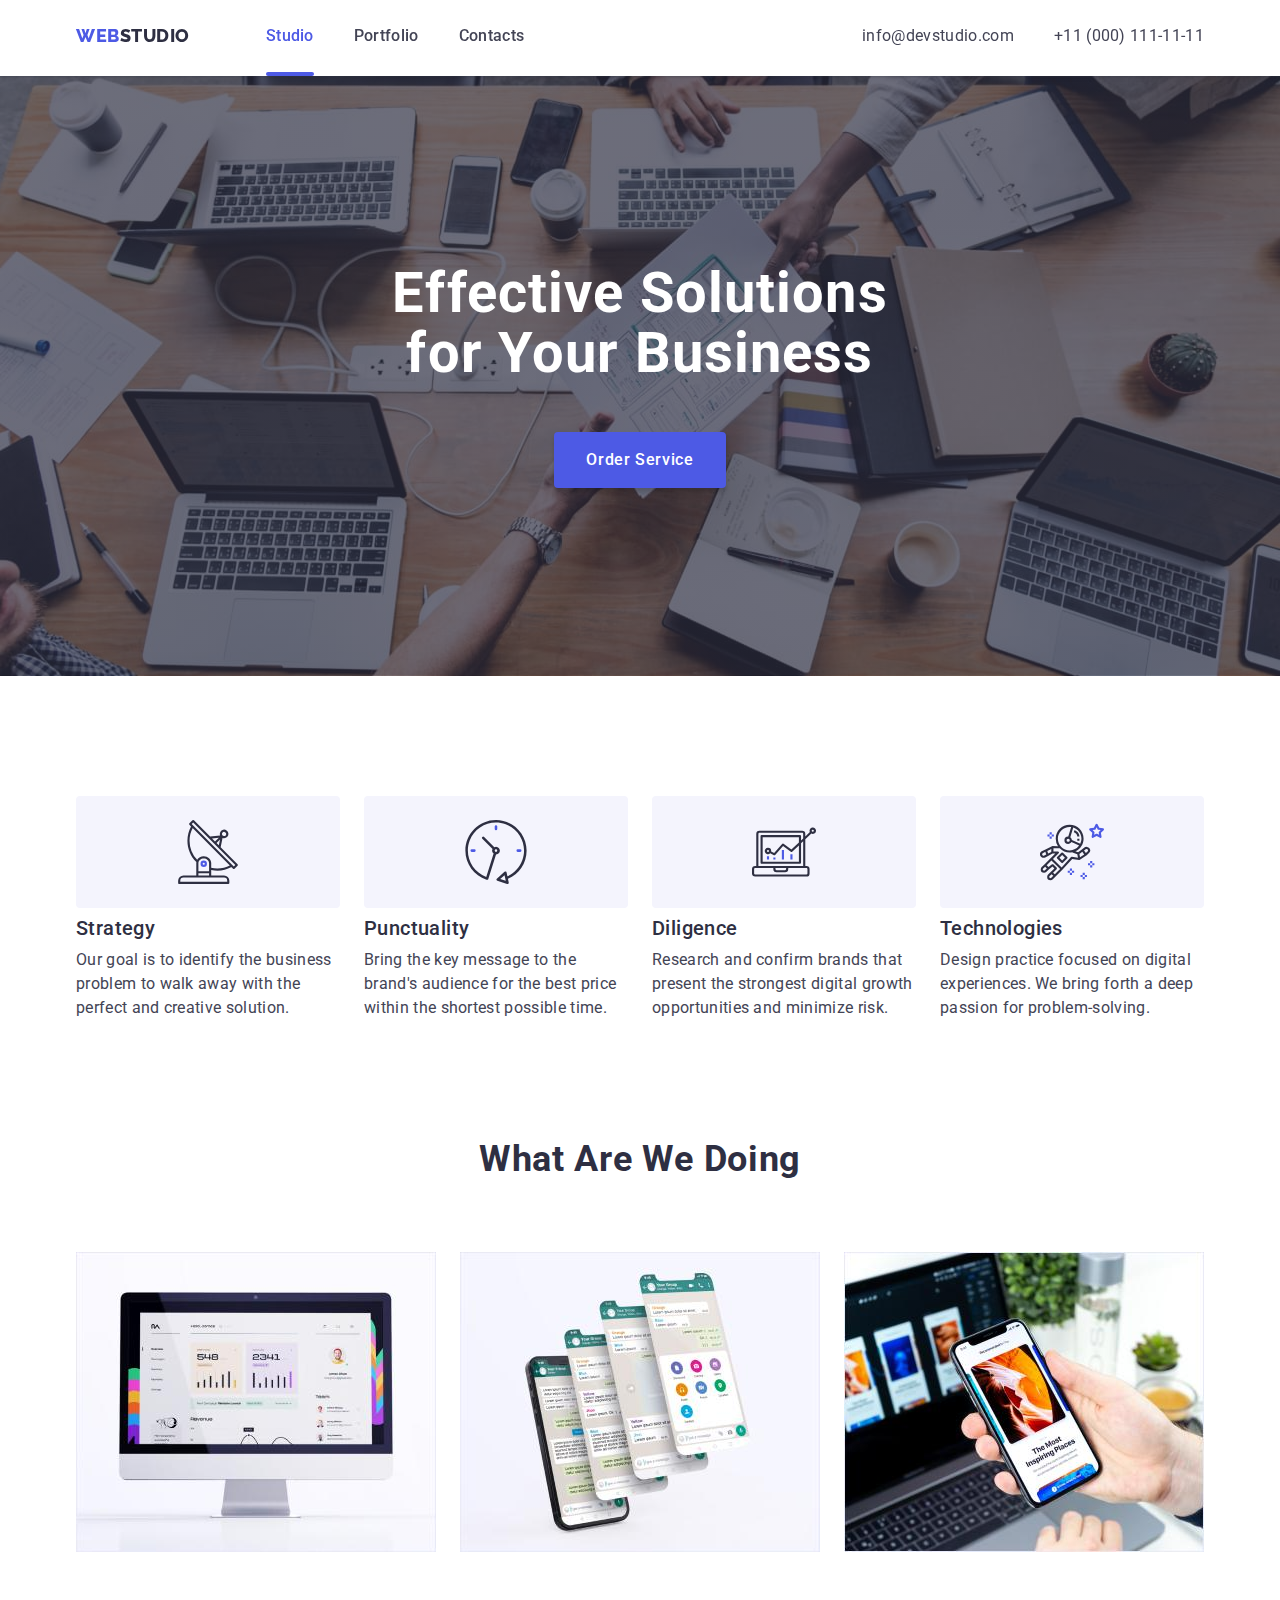
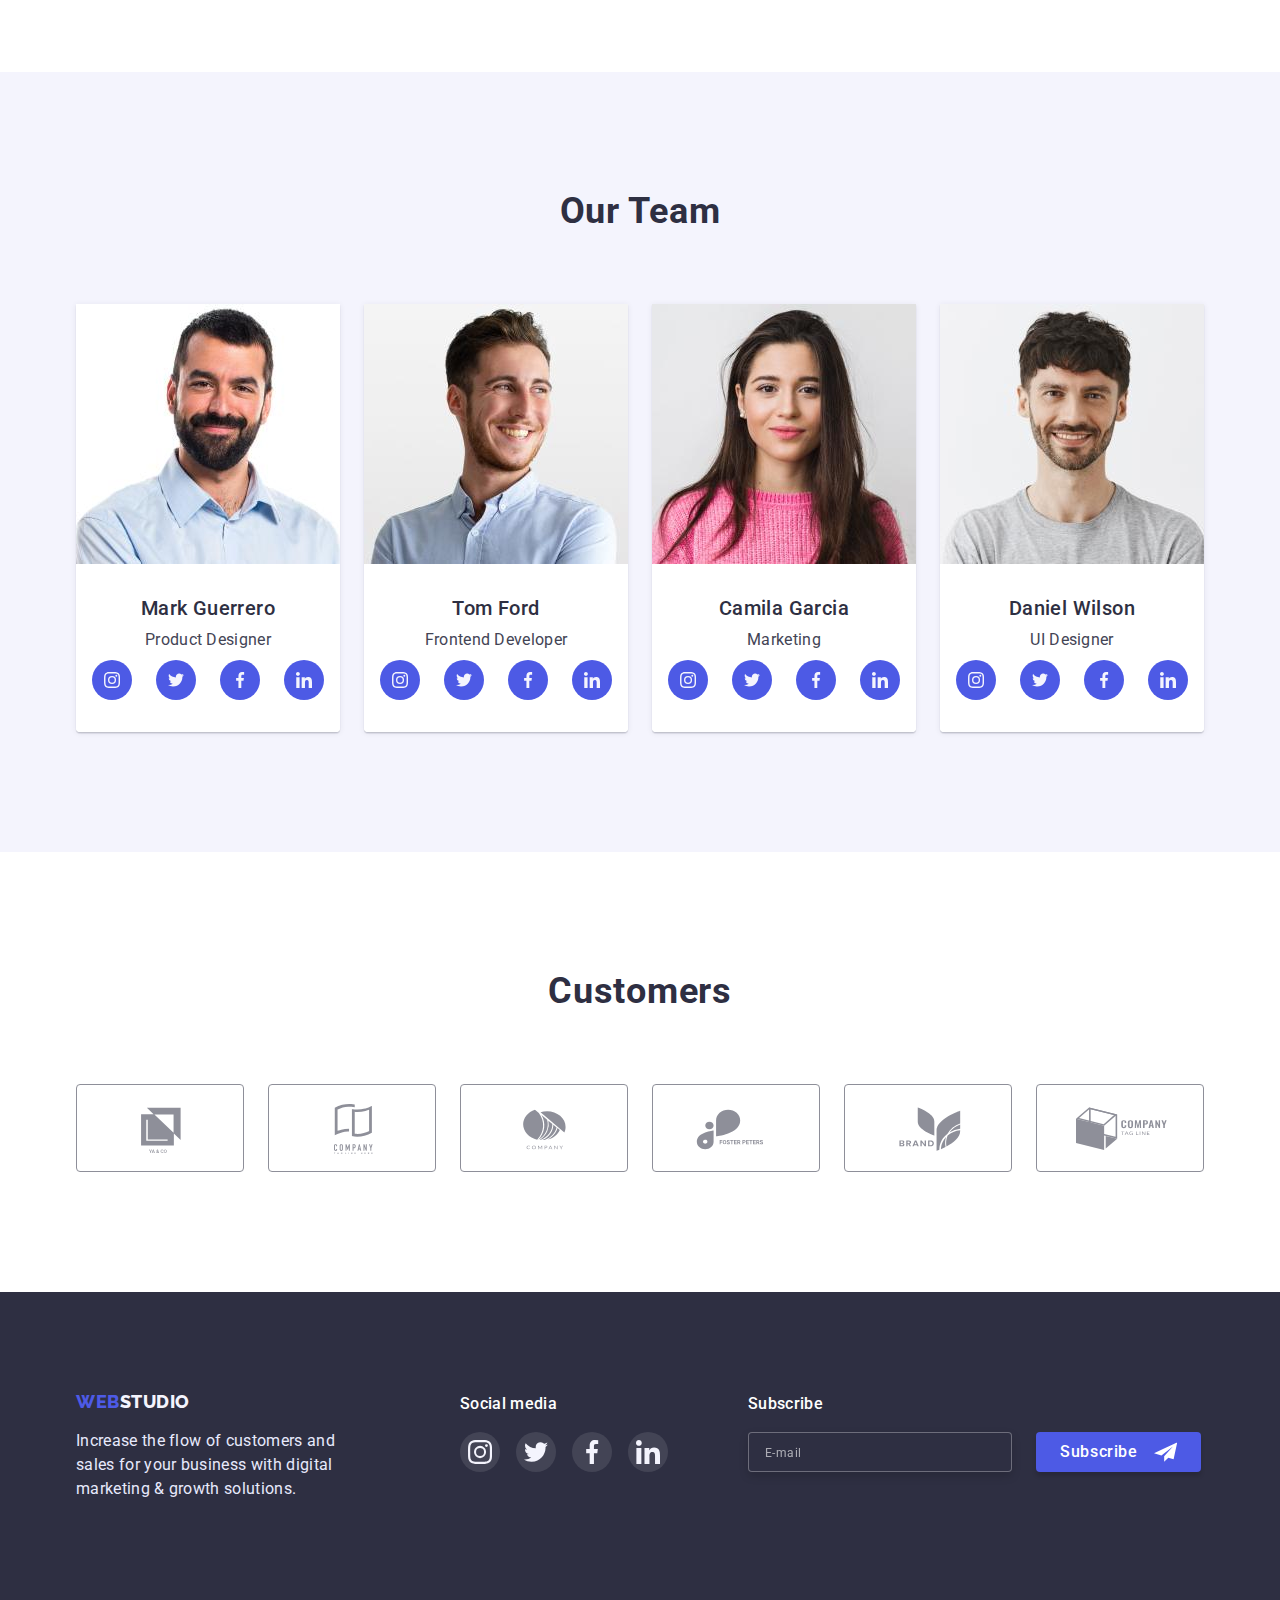
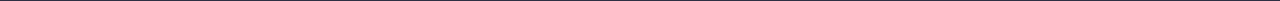
<file: index.html>
<!DOCTYPE html>
<html lang="en">
  <head>
    <meta charset="UTF-8" />
    <meta name="viewport" content="width=device-width, initial-scale=1.0" />
    <title>Web Studio</title>
    <link rel="preconnect" href="https://fonts.googleapis.com" />
    <link rel="preconnect" href="https://fonts.gstatic.com" crossorigin />
    <link
      href="https://fonts.googleapis.com/css2?family=Raleway:wght@700;800&family=Roboto:wght@400;500;700;900&display=swap"
      rel="stylesheet"
    />
    <link
      href="https://cdnjs.cloudflare.com/ajax/libs/modern-normalize/1.1.0/modern-normalize.min.css"
      rel="stylesheet"
    />
    <link href="./css/styles.css" rel="stylesheet" type="text/css" />
  </head>
  <body>
    <header class="page-header">
      <div class="container">
        <nav class="main-nav">
          <a class="logo link" href="./index.html"> <span>Web</span>Studio </a>
          <div
            class="menu-container js-menu-container"
            id="mobile-menu"
            data-menu
          >
            <ul class="list site-nav">
              <li class="item">
                <a class="link" href="./index.html">Studio</a>
              </li>
              <li class="item">
                <a class="link" href="./portfolio.html">Portfolio</a>
              </li>
              <li class="item">
                <a class="link active" href="">Contacts</a>
              </li>
            </ul>
            <ul class="list contacts-nav">
              <li class="item">
                <a class="link" href="tel:+110001111111">+11 (000) 111-11-11</a>
              </li>
              <li class="item">
                <a class="links" href="mailto:info@devstudio.com"
                  >info@devstudio.com</a
                >
              </li>
              <li class="social-nav">
                <ul class="list social-container">
                  <li class="item">
                    <a href="#" class="icon-footer">
                      <svg class="icon">
                        <use href="./images/icons.svg#icon-instagram-2"></use>
                      </svg>
                    </a>
                  </li>
                  <li class="item">
                    <a href="#" class="icon-footer">
                      <svg class="icon">
                        <use href="./images/icons.svg#icon-twitter-1"></use>
                      </svg>
                    </a>
                  </li>
                  <li class="item">
                    <a href="#" class="icon-footer">
                      <svg class="icon">
                        <use href="./images/icons.svg#icon-facebook-1"></use>
                      </svg>
                    </a>
                  </li>
                  <li class="item">
                    <a href="#" class="icon-footer">
                      <svg class="icon">
                        <use href="./images/icons.svg#icon-linkedin-1"></use>
                      </svg>
                    </a>
                  </li>
                </ul>
              </li>
              <li>
                <button class="menu-toggle close-button js-close-menu">
                  <svg width="8" height="8" class="close-icon">
                    <use href="./images/icons.svg#icon-close-black"></use>
                  </svg>
                </button>
              </li>
            </ul>
          </div>
          <button
            class="menu-toggle js-open-menu btn-burger"
            aria-expanded="false"
            aria-controls="mobile-menu"
          >
            <svg width="32" height="22" class="icon-menu">
              <use href="./images/icons.svg#icon-Frame-converted-1"></use>
            </svg>
          </button>
          <ul class="list nav-list">
            <li class="item">
              <a class="link active" href="./index.html">Studio</a>
            </li>
            <li class="item">
              <a class="link" href="./portfolio.html">Portfolio</a>
            </li>
            <li class="item">
              <a class="link" href="">Contacts</a>
            </li>
          </ul>
        </nav>
        <ul class="list contacts">
          <li class="item">
            <a class="link" href="mailto:info@devstudio.com"
              >info@devstudio.com</a
            >
          </li>
          <li class="item">
            <a class="link" href="tel:+110001111111">+11 (000) 111-11-11</a>
          </li>
        </ul>
      </div>
    </header>
    <main class="page-main">
      <section class="hero section">
        <h1 class="title">
          Effective Solutions <br />
          for Your Business
        </h1>
        <button data-modal-open class="button primary" type="button">
          Order Service
        </button>
        <div class="backdrop is-hidden" data-modal>
          <div class="modal">
            <button class="close-button" type="button" data-modal-close>
              <svg class="close-icon">
                <use href="./images/icons.svg#icon-close-black"></use>
              </svg>
            </button>
            <form class="form">
              <p class="form-title">
                Leave your contacts and we will call you back
              </p>
              <label class="form-field">
                <span class="form-label">Name</span>
                <input
                  type="text"
                  class="form-input"
                  name="name"
                  placeholder=" "
                />
                <svg class="icon">
                  <use href="./images/icons.svg#icon-person-black"></use>
                </svg>
              </label>
              <label class="form-field">
                <span class="form-label">Phone</span>
                <input
                  type="tel"
                  class="form-input"
                  name="tel"
                  placeholder=" "
                />
                <svg class="icon">
                  <use href="./images/icons.svg#icon-phone-black"></use>
                </svg>
              </label>
              <label class="form-field">
                <span class="form-label">Email</span>
                <input
                  type="email"
                  class="form-input"
                  name="mail"
                  placeholder=" "
                />
                <svg class="icon">
                  <use href="./images/icons.svg#icon-email-black"></use>
                </svg>
              </label>
              <label class="form-comment">
                <span class="form-label">Comment</span>
                <textarea
                  class="comment"
                  name="comment"
                  placeholder="Text input"
                ></textarea>
              </label>
              <label class="field">
                <input
                  class="checkbox"
                  type="checkbox"
                  name="topic"
                  value="confirm"
                />
                <svg class="svg-click">
                  <use href="./images/icons.svg#icon-Propertyclick"></use>
                </svg>
                <span class="label"
                  >I accept the terms and conditions of the
                  <a href="#" class="privacy-policy">Privacy Policy</a></span
                >
              </label>
              <button class="button primary" type="submit">Send</button>
            </form>
          </div>
        </div>
      </section>
      <section class="section">
        <div class="container">
          <ul class="feature list">
            <li class="item item-info">
              <div class="feature-image">
                <svg class="feature-icon">
                  <use href="./images/icons.svg#icon-antenna-1-1"></use>
                </svg>
              </div>
              <div class="feature-body">
                <h3 class="feature-subject">Strategy</h3>
                <p class="feature-text">
                  Our goal is to identify the business problem to walk away with
                  the perfect and creative solution.
                </p>
              </div>
            </li>
            <li class="item item-info">
              <div class="feature-image">
                <svg class="feature-icon">
                  <use href="./images/icons.svg#icon-clock-1"></use>
                </svg>
              </div>
              <div class="feature-body">
                <h3 class="feature-subject">Punctuality</h3>
                <p class="feature-text">
                  Bring the key message to the brand's audience for the best
                  price within the shortest possible time.
                </p>
              </div>
            </li>
            <li class="item item-info">
              <div class="feature-image">
                <svg class="feature-icon">
                  <use href="./images/icons.svg#icon-diagram-1"></use>
                </svg>
              </div>
              <div class="feature-body">
                <h3 class="feature-subject">Diligence</h3>
                <p class="feature-text">
                  Research and confirm brands that present the strongest digital
                  growth opportunities and minimize risk.
                </p>
              </div>
            </li>
            <li class="item item-info">
              <div class="feature-image">
                <svg class="feature-icon">
                  <use href="./images/icons.svg#icon-astronaut-1"></use>
                </svg>
              </div>
              <div class="feature-body">
                <h3 class="feature-subject">Technologies</h3>
                <p class="feature-text">
                  Design practice focused on digital experiences. We bring forth
                  a deep passion for problem-solving.
                </p>
              </div>
            </li>
          </ul>
        </div>
      </section>
      <section class="what-we-do section">
        <div class="container">
          <h2 class="subject">What Are We Doing</h2>
          <ul class="feature-list list">
            <li class="item">
              <img
                class="image"
                srcset="./images/screen.jpg 1x, ./images/screen-2x.jpg 2x"
                src="./images/screen.jpg"
                alt="screen"
                height="300"
                width="360"
              />
            </li>
            <li class="item">
              <img
                srcset="./images/phone.jpg 1x, ./images/phone-2x.jpg 2x"
                class="image"
                src="./images/phone.jpg"
                alt="phonpe"
                height="300"
                width="360"
              />
            </li>
            <li class="item">
              <img
                srcset="
                  ./images/screenphone.jpg    1x,
                  ./images/screenphone-2x.jpg 2x
                "
                class="image"
                src="./images/screenphone.jpg"
                alt="screen&phone"
                height="300"
                width="360"
              />
            </li>
          </ul>
        </div>
      </section>
      <section class="section section-light">
        <div class="container">
          <h2 class="subject">Our Team</h2>
          <ul class="features list">
            <li class="item our-team-cards">
              <img
                class="image"
                srcset="./images/Guerrero.jpg 1x, ./images/Guerrero-2x.jpg 2x"
                src="./images/Guerrero.jpg"
                alt="Mark Guerrero - Product Designer"
                height="260"
                width="264"
              />
              <div class="feature-description center">
                <h3 class="subtitle">Mark Guerrero</h3>
                <p class="our-team-position">Product Designer</p>
                <ul class="list social-container">
                  <li class="item">
                    <a href="#" class="icon-team">
                      <svg class="icon">
                        <use href="./images/icons.svg#icon-instagram-2"></use>
                      </svg>
                    </a>
                  </li>
                  <li class="item">
                    <a href="#" class="icon-team">
                      <svg class="icon">
                        <use href="./images/icons.svg#icon-twitter-1"></use>
                      </svg>
                    </a>
                  </li>
                  <li class="item">
                    <a href="#" class="icon-team">
                      <svg class="icon">
                        <use href="./images/icons.svg#icon-facebook-1"></use>
                      </svg>
                    </a>
                  </li>
                  <li class="item">
                    <a href="#" class="icon-team">
                      <svg class="icon">
                        <use href="./images/icons.svg#icon-linkedin-1"></use>
                      </svg>
                    </a>
                  </li>
                </ul>
              </div>
            </li>
            <li class="item our-team-cards">
              <img
                class="image"
                srcset="./images/Ford.jpg 1x, ./images/Ford-2x.jpg 2x"
                src="./images/Ford.jpg"
                alt="Tom Ford - Frontend Developer"
                height="260"
                width="264"
              />
              <div class="feature-description center">
                <h3 class="subtitle">Tom Ford</h3>
                <p class="our-team-position">Frontend Developer</p>
                <ul class="list social-container">
                  <li class="item">
                    <a href="#" class="icon-team">
                      <svg class="icon">
                        <use href="./images/icons.svg#icon-instagram-2"></use>
                      </svg>
                    </a>
                  </li>
                  <li class="item">
                    <a href="#" class="icon-team">
                      <svg class="icon">
                        <use href="./images/icons.svg#icon-twitter-1"></use>
                      </svg>
                    </a>
                  </li>
                  <li class="item">
                    <a href="#" class="icon-team">
                      <svg class="icon">
                        <use href="./images/icons.svg#icon-facebook-1"></use>
                      </svg>
                    </a>
                  </li>
                  <li class="item">
                    <a href="#" class="icon-team">
                      <svg class="icon">
                        <use href="./images/icons.svg#icon-linkedin-1"></use>
                      </svg>
                    </a>
                  </li>
                </ul>
              </div>
            </li>
            <li class="item our-team-cards">
              <img
                srcset="./images/Garcia.jpg 1x, ./images/Garcia-2x.jpg 2x"
                class="image"
                src="./images/Garcia.jpg"
                alt="Camila Garcia - Marketing"
                height="260"
                width="264"
              />
              <div class="feature-description center">
                <h3 class="subtitle">Camila Garcia</h3>
                <p class="our-team-position">Marketing</p>
                <ul class="list social-container">
                  <li class="item">
                    <a href="#" class="icon-team">
                      <svg class="icon">
                        <use href="./images/icons.svg#icon-instagram-2"></use>
                      </svg>
                    </a>
                  </li>
                  <li class="item">
                    <a href="#" class="icon-team">
                      <svg class="icon">
                        <use href="./images/icons.svg#icon-twitter-1"></use>
                      </svg>
                    </a>
                  </li>
                  <li class="item">
                    <a href="#" class="icon-team">
                      <svg class="icon">
                        <use href="./images/icons.svg#icon-facebook-1"></use>
                      </svg>
                    </a>
                  </li>
                  <li class="item">
                    <a href="#" class="icon-team">
                      <svg class="icon">
                        <use href="./images/icons.svg#icon-linkedin-1"></use>
                      </svg>
                    </a>
                  </li>
                </ul>
              </div>
            </li>
            <li class="item our-team-cards">
              <img
                srcset="./images/Wilson.jpg 1x, ./images/Wilson-2x.jpg 2x"
                class="image"
                src="./images/Wilson.jpg"
                alt="Daniel Wilson - UI Designer"
                height="260"
                width="264"
              />
              <div class="feature-description center">
                <h3 class="subtitle">Daniel Wilson</h3>
                <p class="our-team-position">UI Designer</p>
                <ul class="list social-container">
                  <li class="item">
                    <a href="#" class="icon-team">
                      <svg class="icon">
                        <use href="./images/icons.svg#icon-instagram-2"></use>
                      </svg>
                    </a>
                  </li>
                  <li class="item">
                    <a href="#" class="icon-team">
                      <svg class="icon">
                        <use href="./images/icons.svg#icon-twitter-1"></use>
                      </svg>
                    </a>
                  </li>
                  <li class="item">
                    <a href="#" class="icon-team">
                      <svg class="icon">
                        <use href="./images/icons.svg#icon-facebook-1"></use>
                      </svg>
                    </a>
                  </li>
                  <li class="item">
                    <a href="#" class="icon-team">
                      <svg class="icon">
                        <use href="./images/icons.svg#icon-linkedin-1"></use>
                      </svg>
                    </a>
                  </li>
                </ul>
              </div>
            </li>
          </ul>
        </div>
      </section>
      <section class="section">
        <div class="container">
          <h2 class="subject">Customers</h2>
          <ul class="list feature-list">
            <li class="item">
              <a href="#" class="link">
                <svg class="icon-customers">
                  <use href="./images/icons.svg#icon-Logo"></use>
                </svg>
              </a>
            </li>
            <li class="item">
              <a href="#" class="link">
                <svg class="icon-customers">
                  <use href="./images/icons.svg#icon-Logo-1"></use>
                </svg>
              </a>
            </li>
            <li class="item">
              <a href="#" class="link">
                <svg class="icon-customers">
                  <use href="./images/icons.svg#icon-Logo-2"></use>
                </svg>
              </a>
            </li>
            <li class="item">
              <a href="#" class="link">
                <svg class="icon-customers">
                  <use href="./images/icons.svg#icon-Logo-3"></use>
                </svg>
              </a>
            </li>
            <li class="item">
              <a href="#" class="link">
                <svg class="icon-customers">
                  <use href="./images/icons.svg#icon-Logo-4"></use>
                </svg>
              </a>
            </li>
            <li class="item">
              <a href="#" class="link">
                <svg class="icon-customers">
                  <use href="./images/icons.svg#icon-Logo-5"></use>
                </svg>
              </a>
            </li>
          </ul>
        </div>
      </section>
    </main>
    <footer>
      <div class="container footer-flex">
        <div class="footer-text">
          <a class="link logo" href="./index.html"> <span>Web</span>Studio </a>
          <p class="left-paragraph">
            Increase the flow of customers and sales for your business with
            digital marketing & growth solutions.
          </p>
        </div>
        <div class="social-footer">
          <p class="right-paragraph">Social media</p>
          <ul class="list social-container">
            <li class="item">
              <a href="#" class="icon-footer">
                <svg class="icon">
                  <use href="./images/icons.svg#icon-instagram-2"></use>
                </svg>
              </a>
            </li>
            <li class="item">
              <a href="#" class="icon-footer">
                <svg class="icon">
                  <use href="./images/icons.svg#icon-twitter-1"></use>
                </svg>
              </a>
            </li>
            <li class="item">
              <a href="#" class="icon-footer">
                <svg class="icon">
                  <use href="./images/icons.svg#icon-facebook-1"></use>
                </svg>
              </a>
            </li>
            <li class="item">
              <a href="#" class="icon-footer">
                <svg class="icon">
                  <use href="./images/icons.svg#icon-linkedin-1"></use>
                </svg>
              </a>
            </li>
          </ul>
        </div>
        <form class="subform">
          <p class="subform-label">Subscribe</p>
          <label class="subform-field subform-flex">
            <input
              type="email"
              class="subform-input"
              name="mail"
              placeholder="E-mail"
            />
            <button class="button subprimary" type="submit">
              Subscribe
              <svg class="subform-svg">
                <use href="./images/icons.svg#icon-Frame"></use>
              </svg>
            </button>
          </label>
        </form>
      </div>
    </footer>
    <script src="./js/modal.js"></script>
    <script src="./js/mobile-menu.js"></script>
  </body>
</html>
</file>
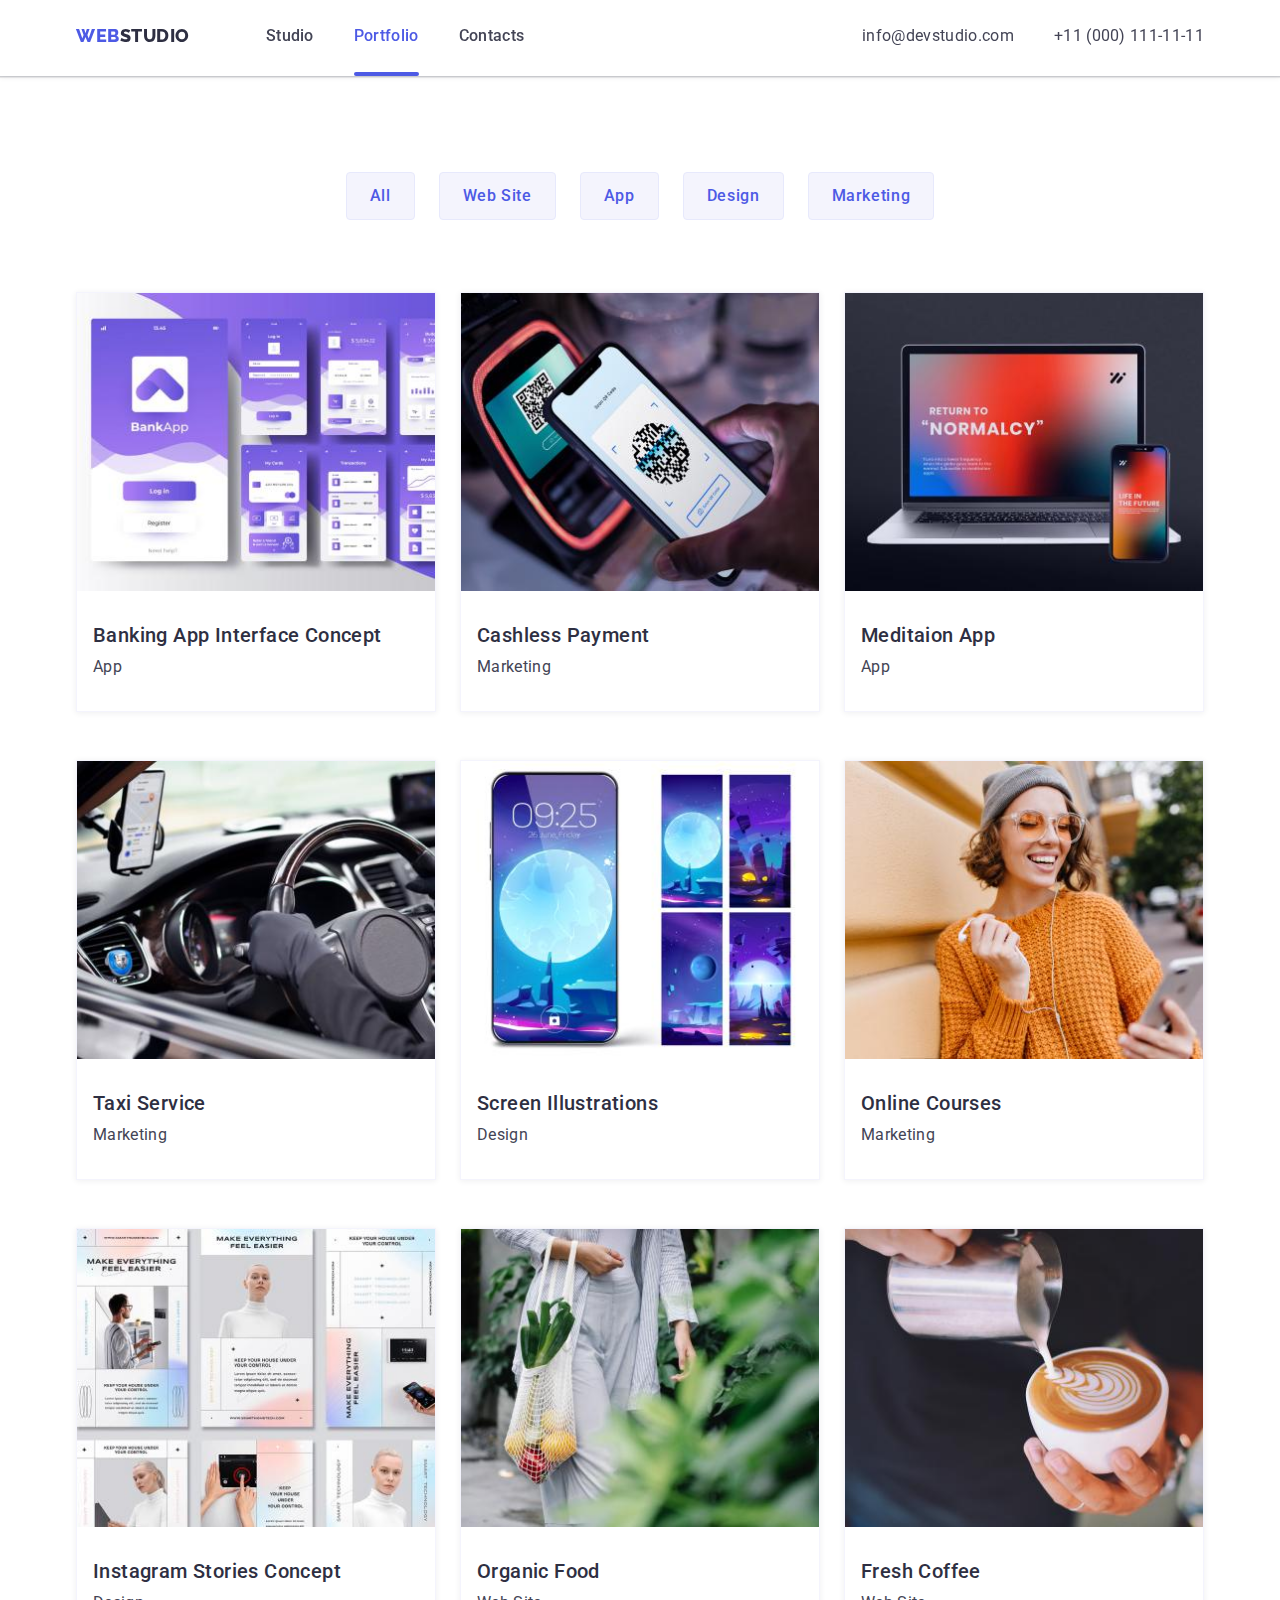
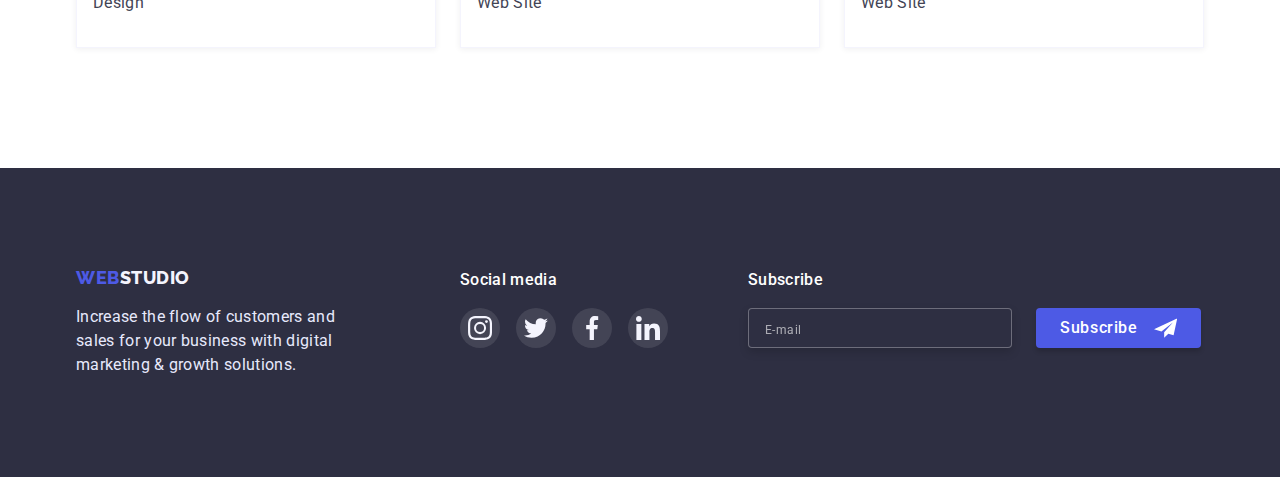
<file: portfolio.html>
<!DOCTYPE html>
<html lang="en">
  <head>
    <meta charset="UTF-8" />
    <meta name="viewport" content="width=device-width, initial-scale=1.0" />
    <title>Web Studio - Portfolio</title>
    <link rel="preconnect" href="https://fonts.googleapis.com" />
    <link rel="preconnect" href="https://fonts.gstatic.com" crossorigin />
    <link
      href="https://fonts.googleapis.com/css2?family=Raleway:wght@700;800&family=Roboto:wght@400;500;700;900&display=swap"
      rel="stylesheet"
    />
    <link
      href="https://cdnjs.cloudflare.com/ajax/libs/modern-normalize/1.1.0/modern-normalize.min.css"
      rel="stylesheet"
    />
    <link href="./css/styles.css" rel="stylesheet" type="text/css" />
  </head>
  <body>
    <header class="page-header">
      <div class="container">
        <nav class="main-nav">
          <a class="logo link" href="./index.html"> <span>Web</span>Studio </a>
          <div
            class="menu-container js-menu-container"
            id="mobile-menu"
            data-menu
          >
            <ul class="list site-nav">
              <li class="item">
                <a class="link" href="./index.html">Studio</a>
              </li>
              <li class="item">
                <a class="link" href="./portfolio.html">Portfolio</a>
              </li>
              <li class="item">
                <a class="link active" href="">Contacts</a>
              </li>
            </ul>
            <ul class="list contacts-nav">
              <li class="item">
                <a class="link" href="tel:+110001111111">+11 (000) 111-11-11</a>
              </li>
              <li class="item">
                <a class="links" href="mailto:info@devstudio.com"
                  >info@devstudio.com</a
                >
              </li>
              <li class="social-nav">
                <ul class="list social-container">
                  <li class="item">
                    <a href="#" class="icon-footer">
                      <svg class="icon">
                        <use href="./images/icons.svg#icon-instagram-2"></use>
                      </svg>
                    </a>
                  </li>
                  <li class="item">
                    <a href="#" class="icon-footer">
                      <svg class="icon">
                        <use href="./images/icons.svg#icon-twitter-1"></use>
                      </svg>
                    </a>
                  </li>
                  <li class="item">
                    <a href="#" class="icon-footer">
                      <svg class="icon">
                        <use href="./images/icons.svg#icon-facebook-1"></use>
                      </svg>
                    </a>
                  </li>
                  <li class="item">
                    <a href="#" class="icon-footer">
                      <svg class="icon">
                        <use href="./images/icons.svg#icon-linkedin-1"></use>
                      </svg>
                    </a>
                  </li>
                </ul>
              </li>
              <li>
                <button class="menu-toggle js-close-menu">
                  <svg width="8" height="8" class="close-icon">
                    <use href="./images/icons.svg#icon-close-black"></use>
                  </svg>
                </button>
              </li>
            </ul>
          </div>
          <button
            class="menu-toggle js-open-menu btn-burger"
            aria-expanded="false"
            aria-controls="mobile-menu"
          >
            <svg width="32" height="22" class="icon-menu">
              <use href="./images/icons.svg#icon-Frame-converted-1"></use>
            </svg>
          </button>
          <ul class="list nav-list">
            <li class="item">
              <a class="link" href="./index.html">Studio</a>
            </li>
            <li class="item">
              <a class="link active" href="./portfolio.html">Portfolio</a>
            </li>
            <li class="item">
              <a class="link" href="">Contacts</a>
            </li>
          </ul>
        </nav>
        <ul class="list contacts">
          <li class="item">
            <a class="link" href="mailto:info@devstudio.com"
              >info@devstudio.com</a
            >
          </li>
          <li class="item">
            <a class="link" href="tel:+110001111111">+11 (000) 111-11-11</a>
          </li>
        </ul>
      </div>
    </header>
    <main class="page-main">
      <section class="portfolio-section">
        <div class="container">
          <h1 class="hidden">Portfolio</h1>
          <h2 class="hidden">List of projects</h2>
          <ul class="filter-list list">
            <li class="item">
              <button class="button secondary" type="button">All</button>
            </li>
            <li class="item">
              <button class="button secondary" type="button">Web Site</button>
            </li>
            <li class="item">
              <button class="button secondary" type="button">App</button>
            </li>
            <li class="item">
              <button class="button secondary" type="button">Design</button>
            </li>
            <li class="item">
              <button class="button secondary" type="button">Marketing</button>
            </li>
          </ul>
          <ul class="flex-container list">
            <li class="item">
              <a class="link product" href="#">
                <div class="product-thumb">
                  <img
                    srcset="
                      ./images/interface.jpg    1x,
                      ./images/interface-2x.jpg 2x
                    "
                    class="image"
                    src="./images/interface.jpg"
                    alt="screen"
                  />
                  <div class="product-overlay">
                    <p>
                      14 Stylish and User-Friendly App Design Concepts · Task
                      Manager App · Calorie Tracker App · Exotic Fruit Ecommerce
                      App · Cloud Storage App
                    </p>
                  </div>
                </div>
                <div class="item-description">
                  <h3 class="subtitles">Banking App Interface Concept</h3>
                  <p>App</p>
                </div>
              </a>
            </li>
            <li class="item">
              <a class="link product" href="#">
                <div class="product-thumb">
                  <img
                    srcset="./images/payment.jpg 1x, ./images/payment-2x.jpg 2x"
                    class="image"
                    src="./images/payment.jpg"
                    alt="screen"
                  />
                  <div class="product-overlay">
                    <p>
                      14 Stylish and User-Friendly App Design Concepts · Task
                      Manager App · Calorie Tracker App · Exotic Fruit Ecommerce
                      App · Cloud Storage App
                    </p>
                  </div>
                </div>
                <div class="item-description">
                  <h3 class="subtitles">Cashless Payment</h3>
                  <p>Marketing</p>
                </div>
              </a>
            </li>
            <li class="item">
              <a class="link product" href="#">
                <div class="product-thumb">
                  <img
                    srcset="
                      ./images/meditaion.jpg    1x,
                      ./images/meditaion-2x.jpg 2x
                    "
                    class="image"
                    src="./images/meditaion.jpg"
                    alt="screen"
                  />
                  <div class="product-overlay">
                    <p>
                      14 Stylish and User-Friendly App Design Concepts · Task
                      Manager App · Calorie Tracker App · Exotic Fruit Ecommerce
                      App · Cloud Storage App
                    </p>
                  </div>
                </div>
                <div class="item-description">
                  <h3 class="subtitles">Meditaion App</h3>
                  <p>App</p>
                </div>
              </a>
            </li>
            <li class="item">
              <a class="link product" href="#">
                <div class="product-thumb">
                  <img
                    srcset="./images/taxi.jpg 1x, ./images/taxi-2x.jpg 2x"
                    class="image"
                    src="./images/taxi.jpg"
                    alt="screen"
                  />
                  <div class="product-overlay">
                    <p>
                      14 Stylish and User-Friendly App Design Concepts · Task
                      Manager App · Calorie Tracker App · Exotic Fruit Ecommerce
                      App · Cloud Storage App
                    </p>
                  </div>
                </div>
                <div class="item-description">
                  <h3 class="subtitles">Taxi Service</h3>
                  <p>Marketing</p>
                </div>
              </a>
            </li>
            <li class="item">
              <a class="link product" href="#">
                <div class="product-thumb">
                  <img
                    srcset="
                      ./images/screenillustrations.jpg    1x,
                      ./images/screenillustrations-2x.jpg 2x
                    "
                    class="image"
                    src="./images/screenillustrations.jpg"
                    alt="screen"
                  />
                  <div class="product-overlay">
                    <p>
                      14 Stylish and User-Friendly App Design Concepts · Task
                      Manager App · Calorie Tracker App · Exotic Fruit Ecommerce
                      App · Cloud Storage App
                    </p>
                  </div>
                </div>
                <div class="item-description">
                  <h3 class="subtitles">Screen Illustrations</h3>
                  <p>Design</p>
                </div>
              </a>
            </li>
            <li class="item">
              <a class="link product" href="#">
                <div class="product-thumb">
                  <img
                    srcset="./images/courses.jpg 1x, ./images/courses-2x.jpg 2x"
                    class="image"
                    src="./images/courses.jpg"
                    alt="screen"
                  />
                  <div class="product-overlay">
                    <p>
                      14 Stylish and User-Friendly App Design Concepts · Task
                      Manager App · Calorie Tracker App · Exotic Fruit Ecommerce
                      App · Cloud Storage App
                    </p>
                  </div>
                </div>
                <div class="item-description">
                  <h3 class="subtitles">Online Courses</h3>
                  <p>Marketing</p>
                </div>
              </a>
            </li>
            <li class="item">
              <a class="link product" href="#">
                <div class="product-thumb">
                  <img
                    srcset="
                      ./images/instagram.jpg    1x,
                      ./images/instagram-2x.jpg 2x
                    "
                    class="image"
                    src="./images/instagram.jpg"
                    alt="screen"
                  />
                  <div class="product-overlay">
                    <p>
                      14 Stylish and User-Friendly App Design Concepts · Task
                      Manager App · Calorie Tracker App · Exotic Fruit Ecommerce
                      App · Cloud Storage App
                    </p>
                  </div>
                </div>
                <div class="item-description">
                  <h3 class="subtitles">Instagram Stories Concept</h3>
                  <p>Design</p>
                </div>
              </a>
            </li>
            <li class="item">
              <a class="link product" href="#">
                <div class="product-thumb">
                  <img
                    srcset="./images/food.jpg 1x, ./images/food-2x.jpg 2x"
                    class="image"
                    src="./images/food.jpg"
                    alt="screen"
                  />
                  <div class="product-overlay">
                    <p>
                      14 Stylish and User-Friendly App Design Concepts · Task
                      Manager App · Calorie Tracker App · Exotic Fruit Ecommerce
                      App · Cloud Storage App
                    </p>
                  </div>
                </div>
                <div class="item-description">
                  <h3 class="subtitles">Organic Food</h3>
                  <p>Web Site</p>
                </div>
              </a>
            </li>
            <li class="item">
              <a class="link product" href="#">
                <div class="product-thumb">
                  <img
                    srcset="./images/cofee.jpg 1x, ./images/cofee-2x.jpg 2x"
                    class="image"
                    src="./images/cofee.jpg"
                    alt="screen"
                  />
                  <div class="product-overlay">
                    <p>
                      14 Stylish and User-Friendly App Design Concepts · Task
                      Manager App · Calorie Tracker App · Exotic Fruit Ecommerce
                      App · Cloud Storage App
                    </p>
                  </div>
                </div>
                <div class="item-description">
                  <h3 class="subtitles">Fresh Coffee</h3>
                  <p>Web Site</p>
                </div>
              </a>
            </li>
          </ul>
        </div>
      </section>
    </main>
    <footer>
      <div class="container footer-flex">
        <div class="footer-text">
          <a class="link logo" href="./index.html"> <span>Web</span>Studio </a>
          <p class="left-paragraph">
            Increase the flow of customers and sales for your business with
            digital marketing & growth solutions.
          </p>
        </div>
        <div class="social-footer">
          <p class="right-paragraph">Social media</p>
          <ul class="list social-container">
            <li class="item">
              <a href="#" class="icon-footer">
                <svg class="icon">
                  <use href="./images/icons.svg#icon-instagram-2"></use>
                </svg>
              </a>
            </li>
            <li class="item">
              <a href="#" class="icon-footer">
                <svg class="icon">
                  <use href="./images/icons.svg#icon-twitter-1"></use>
                </svg>
              </a>
            </li>
            <li class="item">
              <a href="#" class="icon-footer">
                <svg class="icon">
                  <use href="./images/icons.svg#icon-facebook-1"></use>
                </svg>
              </a>
            </li>
            <li class="item">
              <a href="#" class="icon-footer">
                <svg class="icon">
                  <use href="./images/icons.svg#icon-linkedin-1"></use>
                </svg>
              </a>
            </li>
          </ul>
        </div>
        <form class="subform">
          <p class="subform-label">Subscribe</p>
          <label class="subform-field subform-flex">
            <input
              type="email"
              class="subform-input"
              name="mail"
              placeholder="E-mail"
            />
            <button class="button subprimary" type="submit">
              Subscribe
              <svg class="subform-svg">
                <use href="./images/icons.svg#icon-Frame"></use>
              </svg>
            </button>
          </label>
        </form>
      </div>
    </footer>
    <script src="./js/mobile-menu.js"></script>
  </body>
</html>
</file>
<file: css/styles.css>
p,
h1,
h2,
h3,
.list {
  padding: 0;
  margin: 0;
}

img {
  width: 100%;
  height: auto;
}

.link {
  text-decoration: none;
  color: #434455;
}

body {
  font-family: Roboto;
  font-size: 16px;
  line-height: 1.5;
  letter-spacing: 0.02em;
  color: #434455;
  padding-top: 70px;
}
@media screen and (min-width: 1200px) {
  body {
    padding-top: 76px;
  }
}

.subject, .feature-subject {
  text-align: center;
  font-weight: 700;
  font-size: 36px;
  line-height: 1.11;
  letter-spacing: 0.02em;
  color: #2e2f42;
  margin-bottom: 72px;
  margin-top: 0;
}

.subtitle {
  text-align: center;
  font-weight: 500;
  font-size: 20px;
  line-height: 1.2;
  letter-spacing: 0.02em;
  color: #2e2f42;
  margin-top: 0;
  margin-bottom: 8px;
}

.subtitles {
  font-weight: 500;
  font-size: 20px;
  line-height: 1.2;
  letter-spacing: 0.02em;
  color: #2e2f42;
  margin-top: 0;
  margin-bottom: 8px;
}

.logo {
  font-family: Raleway;
  font-weight: 800;
  font-size: 18px;
  line-height: 1.33;
  letter-spacing: 0.03em;
  text-transform: uppercase;
  text-decoration: none;
  color: #2e2f42;
}
.logo > span {
  color: #4d5ae5;
}

.hidden {
  display: none;
}

.container {
  margin: 0 auto;
  max-width: 428px;
  padding-left: 16px;
  padding-right: 16px;
}
@media screen and (min-width: 768px) {
  .container {
    max-width: 768px;
  }
}
@media screen and (min-width: 1200px) {
  .container {
    max-width: 1160px;
  }
}

.section {
  padding: 96px 0;
}
@media screen and (min-width: 1200px) {
  .section {
    padding: 120px 0;
  }
}
@media screen and (min-width: 1200px) {
  .section:nth-child(2) {
    padding-bottom: 0;
  }
}
.section-light {
  background-color: #f4f4fd;
  padding-top: 96px;
  padding-bottom: 128px;
}
@media screen and (min-width: 768px) {
  .section-light {
    padding-bottom: 104px;
  }
}
@media screen and (min-width: 1200px) {
  .section-light {
    padding: 120px 0;
  }
}

.list {
  list-style: none;
}

.hero {
  background-color: #2e2f42;
  background-image: linear-gradient(to right, rgba(46, 47, 66, 0.7), rgba(46, 47, 66, 0.7)), url(../images/hero-mobile.jpg);
  background-size: cover;
  text-align: center;
  padding: 112px 0;
  max-width: 1600px;
  background-repeat: no-repeat;
  margin: 0 auto;
  background-position: center;
}
@media screen and (min-device-pixel-ratio: 2), screen and (-webkit-min-device-pixel-ratio: 2), screen and (min-resolution: 192dpi), screen and (min-resolution: 2dppx) {
  .hero {
    background-image: linear-gradient(to right, rgba(46, 47, 66, 0.7), rgba(46, 47, 66, 0.7)), url(../images/hero-mobile-2x.jpg);
  }
}
@media screen and (min-width: 768px) {
  .hero {
    padding-top: 112px;
    padding-bottom: 108px;
    background-image: linear-gradient(to right, rgba(46, 47, 66, 0.7), rgba(46, 47, 66, 0.7)), url(../images/hero-tablet.jpg);
  }
}
@media screen and (min-width: 768px) and (min-device-pixel-ratio: 2), screen and (min-width: 768px) and (-webkit-min-device-pixel-ratio: 2), screen and (min-width: 768px) and (min-resolution: 192dpi), screen and (min-width: 768px) and (min-resolution: 2dppx) {
  .hero {
    background-image: linear-gradient(to right, rgba(46, 47, 66, 0.7), rgba(46, 47, 66, 0.7)), url(../images/hero-tablet-2x.jpg);
  }
}
@media screen and (min-width: 1200px) {
  .hero {
    padding: 188px 0;
    background-image: linear-gradient(to right, rgba(46, 47, 66, 0.7), rgba(46, 47, 66, 0.7)), url(../images/hero-desktop.jpg);
  }
}
@media screen and (min-width: 1200px) and (min-device-pixel-ratio: 2), screen and (min-width: 1200px) and (-webkit-min-device-pixel-ratio: 2), screen and (min-width: 1200px) and (min-resolution: 192dpi), screen and (min-width: 1200px) and (min-resolution: 2dppx) {
  .hero {
    background-image: linear-gradient(to right, rgba(46, 47, 66, 0.7), rgba(46, 47, 66, 0.7)), url(../images/hero-desktop-2x.jpg);
  }
}

.title {
  font-size: 36px;
  line-height: 1.11;
  color: #ffffff;
  margin-top: 0;
  margin-bottom: 72px;
  letter-spacing: 0.02em;
}
@media screen and (min-width: 768px) {
  .title {
    margin-bottom: 40px;
    font-size: 56px;
    line-height: 1.07;
  }
}
@media screen and (min-width: 1200px) {
  .title {
    margin-bottom: 48px;
  }
}

.button {
  font-weight: 500;
  font-size: 16px;
  line-height: 1.5;
  box-shadow: 0px 4px 4px rgba(0, 0, 0, 0.15);
  border: none;
  border-radius: 4px;
  letter-spacing: 0.04em;
}
.button.primary {
  color: #ffffff;
  background-color: #4d5ae5;
  padding: 16px 32px;
}
.button:active {
  background-color: #404bbf;
}
.button:hover {
  box-shadow: 0px 1px 6px rgba(46, 47, 66, 0.08), 0px 1px 1px rgba(46, 47, 66, 0.16), 0px 2px 1px rgba(46, 47, 66, 0.08);
  cursor: pointer;
}

.feature, .features {
  display: flex;
  flex-direction: column;
  gap: 72px;
  align-items: center;
}
@media screen and (min-width: 768px) {
  .feature, .features {
    flex-wrap: wrap;
    flex-direction: row;
    row-gap: 72px;
    -moz-column-gap: 24px;
         column-gap: 24px;
    justify-content: center;
  }
}
@media screen and (min-width: 768px) {
  .feature-body {
    width: 356px;
  }
}
@media screen and (min-width: 1200px) {
  .feature-body {
    width: 264px;
  }
}
.feature-image {
  display: none;
}
@media screen and (min-width: 1200px) {
  .feature-image {
    display: block;
    display: flex;
    background-color: #f4f4fd;
    width: 264px;
    height: 112px;
    border-radius: 4px;
    justify-content: center;
    align-items: center;
  }
}
.feature-image .feature-icon {
  width: 64px;
  height: 64px;
}
.feature-text {
  font-weight: 500;
  font-size: 16px;
  line-height: 1.5;
  letter-spacing: 0.02em;
  color: #434455;
}
@media screen and (min-width: 1200px) {
  .feature-text {
    font-weight: 400;
  }
}
.feature-subject {
  margin-bottom: 8px;
}
@media screen and (min-width: 768px) {
  .feature-subject {
    text-align: left;
  }
}
@media screen and (min-width: 1200px) {
  .feature-subject {
    padding-top: 8px;
    font-weight: 500;
    font-size: 20px;
    line-height: 1.2;
  }
}
.feature-description {
  padding: 32px 16px;
  background-color: #ffffff;
}
.feature-list {
  justify-content: center;
  display: flex;
  flex-wrap: wrap;
  -moz-column-gap: 16px;
       column-gap: 16px;
  row-gap: 72px;
}
@media screen and (min-width: 768px) {
  .feature-list {
    -moz-column-gap: 24px;
         column-gap: 24px;
  }
}
.feature-list .link {
  display: block;
  padding: 16px 40px;
  border: 1px solid #8e8f99;
  border-radius: 4px;
  transition: border 250ms cubic-bezier(0.4, 0, 0.2, 1);
  width: 190px;
  height: 88px;
}
@media screen and (min-width: 768px) {
  .feature-list .link {
    padding: 16px 32px;
    width: 168px;
  }
}
.feature-list .link:hover {
  border: 1px solid #4d5ae5;
}
.feature-list .link:focus {
  border: 1px solid #4d5ae5;
}
.feature-list .link:hover svg {
  fill: #4d5ae5;
}
.feature-list .link:focus svg {
  fill: #4d5ae5;
}
.feature-list svg {
  transition: fill 250ms cubic-bezier(0.4, 0, 0.2, 1);
}
.feature-list .icon-customers {
  display: block;
  width: 108px;
  height: 54px;
  fill: #8e8f99;
}
@media screen and (min-width: 768px) {
  .feature-list .icon-customers {
    width: 102px;
  }
}

@media screen and (max-width: 1200px) {
  .what-we-do {
    display: none;
  }
}

@media screen and (min-width: 768px) {
  .features {
    row-gap: 64px;
  }
}
.features .our-team-cards {
  max-width: 264px;
  background-color: #ffffff;
  box-shadow: 0px 1px 6px rgba(46, 47, 66, 0.08), 0px 1px 1px rgba(46, 47, 66, 0.16), 0px 2px 1px rgba(46, 47, 66, 0.08);
  border-radius: 0px 0px 4px 4px;
  overflow: hidden;
}
.features .our-team-position {
  text-align: center;
  font-weight: 400;
  font-size: 16px;
  line-height: 1.5;
  letter-spacing: 0.02em;
  margin-bottom: 8px;
}

.image {
  display: block;
}

.social-container {
  display: flex;
  gap: 24px;
}

.icon {
  width: 16px;
  height: 16px;
}
.icon-team {
  display: flex;
  align-items: center;
  justify-content: center;
  background-color: #4d5ae5;
  width: 40px;
  height: 40px;
  border-radius: 50%;
  transition: background-color 250ms cubic-bezier(0.4, 0, 0.2, 1);
}
.icon-footer {
  display: flex;
  align-items: center;
  justify-content: center;
  background-color: rgba(255, 255, 255, 0.1);
  width: 40px;
  height: 40px;
  border-radius: 50%;
  transition: background-color 250ms cubic-bezier(0.4, 0, 0.2, 1);
}
.icon-footer .icon {
  width: 24px;
  height: 24px;
}
.icon-footer:hover {
  display: flex;
  align-items: center;
  justify-content: center;
  background-color: #31d0aa;
}
.icon-footer:focus {
  display: flex;
  align-items: center;
  justify-content: center;
  background-color: #31d0aa;
}
.icon-team:hover {
  display: flex;
  align-items: center;
  justify-content: center;
  background-color: #31d0aa;
}
.icon-team:focus {
  display: flex;
  align-items: center;
  justify-content: center;
  background-color: #31d0aa;
}

footer {
  background-color: #2e2f42;
  padding: 96px 0;
}
@media screen and (min-width: 1200px) {
  footer {
    padding: 100px 0;
  }
}

.footer-flex {
  display: flex;
  flex-direction: column;
  gap: 72px;
}
@media screen and (min-width: 768px) {
  .footer-flex {
    flex-direction: row;
    flex-wrap: wrap;
    row-gap: 72px;
    -moz-column-gap: 24px;
         column-gap: 24px;
    flex-wrap: wrap;
  }
}
@media screen and (min-width: 1200px) {
  .footer-flex {
    gap: 80px;
  }
}
.footer-flex .logo {
  color: #f4f4fd;
  line-height: 1.16;
}
.footer-flex .left-paragraph {
  margin: 0 auto;
  color: #e7e9fc;
  margin-top: 16px;
  max-width: 268px;
  font-weight: 400;
  font-size: 16px;
  line-height: 1.5;
  letter-spacing: 0.02em;
}
@media screen and (min-width: 768px) {
  .footer-flex .left-paragraph {
    max-width: 264px;
  }
}
.footer-flex .footer-text {
  display: flex;
  flex-direction: column;
  align-items: center;
}
@media screen and (min-width: 768px) {
  .footer-flex .footer-text {
    align-items: flex-start;
    margin-left: 92px;
  }
}
@media screen and (min-width: 1200px) {
  .footer-flex .footer-text {
    margin-left: 0;
  }
}
.footer-flex .right-paragraph {
  color: #ffffff;
  margin-bottom: 16px;
  font-weight: 500;
  font-size: 16px;
  line-height: 1.5;
  letter-spacing: 0.02em;
}
.footer-flex .social-footer {
  margin: 0 auto;
  text-align: center;
}
@media screen and (min-width: 768px) {
  .footer-flex .social-footer {
    margin-left: 0;
    margin-right: 0;
    text-align: left;
  }
}
@media screen and (min-width: 1200px) {
  .footer-flex .social-footer {
    margin-left: 40px;
  }
}
.footer-flex .social-footer > .social-container {
  gap: 16px;
}

.subform-label {
  font-weight: 500;
  font-size: 16px;
  line-height: 1.5;
  letter-spacing: 0.02em;
  color: #ffffff;
  margin-bottom: 16px;
}
@media screen and (min-width: 768px) {
  .subform-label {
    margin-left: 92px;
  }
}
@media screen and (min-width: 1200px) {
  .subform-label {
    margin-left: 0;
    width: 100%;
  }
}
.subform .subform-field {
  display: flex;
  flex-direction: column;
  align-items: center;
  width: 100%;
}
@media screen and (min-width: 768px) {
  .subform .subform-field {
    margin-left: 92px;
    align-items: flex-start;
  }
}
@media screen and (min-width: 1200px) {
  .subform .subform-field {
    margin-left: 0;
  }
}
.subform .subform-field .subform-input {
  color: #e7e9fc;
  filter: drop-shadow(0px 4px 4px rgba(0, 0, 0, 0.15));
  outline: 0;
  width: 100%;
  height: 40px;
  padding: 8px 16px;
  border-radius: 4px;
  background-color: #2e2f42;
  border: 1px solid rgba(255, 255, 255, 0.3);
  transition: border 250ms cubic-bezier(0.4, 0, 0.2, 1);
}
@media screen and (min-width: 768px) {
  .subform .subform-field .subform-input {
    width: 264px;
  }
}
.subform .subform-field .subform-input::-moz-placeholder {
  font-weight: 400;
  font-size: 12px;
  line-height: 2;
  letter-spacing: 0.04em;
  color: rgba(255, 255, 255, 0.6);
}
.subform .subform-field .subform-input:-ms-input-placeholder {
  font-weight: 400;
  font-size: 12px;
  line-height: 2;
  letter-spacing: 0.04em;
  color: rgba(255, 255, 255, 0.6);
}
.subform .subform-field .subform-input::placeholder {
  font-weight: 400;
  font-size: 12px;
  line-height: 2;
  letter-spacing: 0.04em;
  color: rgba(255, 255, 255, 0.6);
}
.subform .subform-field .subform-input:-webkit-autofill {
  -webkit-text-fill-color: #e7e9fc;
  -webkit-box-shadow: #2e2f42;
  caret-color: #e7e9fc;
  -webkit-transition: background-color 5000s ease-in-out 0s;
  transition: background-color 5000s ease-in-out 0s;
}
.subform .subform-field .subform-input:hover {
  border: 1px solid #31d0aa;
}
.subform .subform-field .subform-input:focus {
  border: 1px solid #31d0aa;
}
.subform .subform-field.subform-flex {
  width: 100%;
  display: flex;
  flex-direction: column;
  align-items: center;
  gap: 16px;
}
@media screen and (min-width: 768px) {
  .subform .subform-field.subform-flex {
    align-items: flex-start;
    flex-direction: row;
    gap: 24px;
  }
}
.subform .subform-field.subform-flex .button.subprimary {
  display: flex;
  color: #ffffff;
  background-color: #4d5ae5;
  padding: 8px 24px;
  width: 165px;
  height: 40px;
  line-height: 1.5;
}
.subform .subform-field.subform-flex .button.subprimary:active {
  background-color: #404bbf;
}
.subform .subform-field.subform-flex .button.subprimary .subform-svg {
  margin-left: 16px;
  width: 24px;
  height: 24px;
}

.backdrop {
  position: fixed;
  top: 0;
  left: 0;
  width: 100%;
  height: 100%;
  background-color: rgba(46, 47, 66, 0.4);
  z-index: 11;
  opacity: 1;
  transition: opacity 250ms cubic-bezier(0.4, 0, 0.2, 1), visibility 250ms cubic-bezier(0.4, 0, 0.2, 1);
  overflow-y: scroll;
}
.backdrop.is-hidden {
  opacity: 0;
  pointer-events: none;
  visibility: hidden;
}
.backdrop.is-hidden .modal {
  transform: translate(-50%, -50%) scale(0.9);
}
.backdrop .modal {
  padding: 72px 24px 24px;
  position: absolute;
  top: 50%;
  left: 50%;
  opacity: 1;
  min-height: 586px;
  width: 392px;
  max-width: 95vw;
  background-color: #ffffff;
  box-shadow: 0px 1px 1px rgba(0, 0, 0, 0.14), 0px 1px 3px rgba(0, 0, 0, 0.12), 0px 2px 1px rgba(0, 0, 0, 0.2);
  border-radius: 4px;
  transform: translate(-50%, -50%) scale(1);
  transition: transform 250ms cubic-bezier(0.4, 0, 0.2, 1), opacity 250ms cubic-bezier(0.4, 0, 0.2, 1);
}
@media screen and (min-width: 768px) {
  .backdrop .modal {
    width: 408px;
  }
}
@media screen and (min-width: 1200px) {
  .backdrop .modal {
    min-height: 584px;
  }
}
.backdrop .modal .close-button {
  width: 24px;
  height: 24px;
  border-radius: 50%;
  display: flex;
  align-items: center;
  justify-content: center;
  position: absolute;
  top: 24px;
  right: 24px;
  cursor: pointer;
  background-color: #e7e9fc;
  border: 1px solid rgba(0, 0, 0, 0.1);
  transition: box-shadow 250ms cubic-bezier(0.4, 0, 0.2, 1), background-color 250ms cubic-bezier(0.4, 0, 0.2, 1);
}
.backdrop .modal .close-button:hover {
  background-color: #404bbf;
  fill: #ffffff;
  box-shadow: 0px 1px 6px rgba(46, 47, 66, 0.08), 0px 1px 1px rgba(46, 47, 66, 0.16), 0px 2px 1px rgba(46, 47, 66, 0.08);
  border: none;
}
.backdrop .modal .close-button:focus {
  background-color: #404bbf;
  fill: #ffffff;
  box-shadow: 0px 1px 6px rgba(46, 47, 66, 0.08), 0px 1px 1px rgba(46, 47, 66, 0.16), 0px 2px 1px rgba(46, 47, 66, 0.08);
  border: none;
}
.backdrop .modal .close-button .close-icon {
  width: 8px;
  height: 8px;
}
.backdrop .modal .form-input {
  outline: 0;
  width: 100%;
  height: 40px;
  margin: 0;
  padding: 11px 11px;
  padding-left: 38px;
  border-radius: 4px;
  border: 1px solid rgba(33, 33, 33, 0.2);
  transition: border 250ms cubic-bezier(0.4, 0, 0.2, 1);
}
.backdrop .modal .form-input:-webkit-autofill {
  -webkit-text-fill-color: #2e2f42;
  caret-color: #2e2f42;
  -webkit-transition: background-color 5000s ease-in-out 0s;
  transition: background-color 5000s ease-in-out 0s;
}
.backdrop .modal .form-input:hover {
  border: 1px solid #4d5ae5;
}
.backdrop .modal .form-input:focus {
  border: 1px solid #4d5ae5;
}
.backdrop .modal .form-input:hover ~ svg {
  fill: #4d5ae5;
}
.backdrop .modal .form-input:focus ~ svg {
  fill: #4d5ae5;
}
.backdrop .modal .form-title {
  text-align: center;
  margin-bottom: 14px;
  font-weight: 500;
  letter-spacing: 0.02em;
  color: #2e2f42;
}
.backdrop .modal .form-field {
  display: block;
  position: relative;
  margin-bottom: 8px;
  text-align: left;
}
.backdrop .modal .form-comment {
  display: block;
  margin-bottom: 16px;
  text-align: left;
}
.backdrop .modal .form-comment .comment {
  resize: none;
  width: 100%;
  height: 120px;
  border: 1px solid rgba(33, 33, 33, 0.2);
  border-radius: 4px;
  padding: 8px 16px;
  outline: 0;
  transition: border 250ms cubic-bezier(0.4, 0, 0.2, 1);
}
.backdrop .modal .form-comment .comment::-moz-placeholder {
  color: rgba(117, 117, 117, 0.5);
  font-size: 12px;
  line-height: 1.33;
}
.backdrop .modal .form-comment .comment:-ms-input-placeholder {
  color: rgba(117, 117, 117, 0.5);
  font-size: 12px;
  line-height: 1.33;
}
.backdrop .modal .form-comment .comment::placeholder {
  color: rgba(117, 117, 117, 0.5);
  font-size: 12px;
  line-height: 1.33;
}
.backdrop .modal .form-comment .comment:hover {
  border: 1px solid #4d5ae5;
}
.backdrop .modal .form-comment .comment:focus {
  border: 1px solid #4d5ae5;
}
.backdrop .modal .form-label {
  display: block;
  margin-bottom: 4px;
  font-size: 12px;
  line-height: 1.16;
  letter-spacing: 0.04em;
  color: #8e8f99;
}
.backdrop .modal .form .icon {
  position: absolute;
  top: 28px;
  left: 16px;
  display: inline-block;
  width: 18px;
  height: 24px;
  fill: #2e2f42;
  transition: fill 250ms cubic-bezier(0.4, 0, 0.2, 1);
}
.backdrop .modal .form .primary {
  min-width: 169px;
  min-height: 56px;
}
.backdrop .modal .form .field {
  display: flex;
  align-items: center;
  margin-bottom: 24px;
}
.backdrop .modal .form .field .checkbox {
  -webkit-appearance: none;
  -moz-appearance: none;
  appearance: none;
  position: absolute;
}
.backdrop .modal .form .field .checkbox:checked + .svg-click {
  border-color: #404bbf;
  background-color: #404bbf;
  background-size: contain;
  background-origin: border-box;
}
.backdrop .modal .form .field .svg-click {
  display: inline-block;
  width: 16px;
  height: 16px;
  margin-right: 8px;
  border: 1.25px solid #2e2f42;
  border-radius: 2px;
  cursor: pointer;
  transition: border 250ms cubic-bezier(0.4, 0, 0.2, 1);
}
.backdrop .modal .form .field .svg-click:hover {
  border-color: #4d5ae5;
}
.backdrop .modal .form .field .label {
  font-weight: 400;
  font-size: 12px;
  line-height: 1.33;
  letter-spacing: 4%;
}

.portfolio-section {
  padding: 48px 0;
}
@media screen and (min-width: 768px) {
  .portfolio-section {
    padding-top: 64px;
    padding-bottom: 96px;
  }
}
@media screen and (min-width: 1200px) {
  .portfolio-section {
    padding-top: 96px;
    padding-bottom: 120px;
  }
}
.portfolio-section .filter-list {
  display: flex;
  justify-content: flex-start;
  flex-wrap: wrap;
  -moz-column-gap: 24px;
       column-gap: 24px;
  row-gap: 16px;
  margin-bottom: 48px;
}
@media screen and (min-width: 768px) {
  .portfolio-section .filter-list {
    justify-content: center;
    margin-bottom: 64px;
  }
}
@media screen and (min-width: 1200px) {
  .portfolio-section .filter-list {
    margin-bottom: 72px;
  }
}
.portfolio-section .filter-list .button.secondary {
  color: #4d5ae5;
  background-color: #f4f4fd;
  line-height: 1.5;
  padding: 7px 15px;
  border: 1px solid #e7e9fc;
  transition: color 250ms cubic-bezier(0.4, 0, 0.2, 1), background-color 250ms cubic-bezier(0.4, 0, 0.2, 1), border-color 250ms cubic-bezier(0.4, 0, 0.2, 1);
  box-shadow: none;
}
@media screen and (min-width: 768px) {
  .portfolio-section .filter-list .button.secondary {
    padding: 11px 23px;
  }
}
.portfolio-section .filter-list .button.secondary:hover {
  color: #ffffff;
  background-color: #4d5ae5;
  border-color: #4d5ae5;
}
.portfolio-section .filter-list .button.secondary:focus {
  color: #ffffff;
  background-color: #4d5ae5;
  border-color: #4d5ae5;
}
.portfolio-section .flex-container {
  display: flex;
  flex-wrap: wrap;
  justify-content: center;
  -moz-column-gap: 24px;
       column-gap: 24px;
  row-gap: 48px;
}
@media screen and (min-width: 768px) {
  .portfolio-section .flex-container {
    justify-content: flex-start;
    row-gap: 72px;
  }
}
@media screen and (min-width: 1200px) {
  .portfolio-section .flex-container {
    row-gap: 48px;
  }
}
.portfolio-section .flex-container .product {
  border: 0.5px solid #f4f4fd;
  display: block;
  box-shadow: 0px 1px 6px rgba(46, 47, 66, 0.08);
  transition: box-shadow 250ms cubic-bezier(0.4, 0, 0.2, 1);
}
.portfolio-section .flex-container .product:hover {
  box-shadow: 0px 1px 6px rgba(46, 47, 66, 0.08), 0px 1px 1px rgba(46, 47, 66, 0.16), 0px 2px 1px rgba(46, 47, 66, 0.08);
}
.portfolio-section .flex-container .product:hover .product-overlay {
  transform: translateY(0);
  transition: transform 250ms cubic-bezier(0.4, 0, 0.2, 1);
}
.portfolio-section .flex-container .product:focus {
  box-shadow: 0px 1px 6px rgba(46, 47, 66, 0.08), 0px 1px 1px rgba(46, 47, 66, 0.16), 0px 2px 1px rgba(46, 47, 66, 0.08);
}
.portfolio-section .flex-container .product:focus .product-overlay {
  transform: translateY(0);
  transition: transform 250ms cubic-bezier(0.4, 0, 0.2, 1);
}
.portfolio-section .flex-container .product-thumb {
  position: relative;
  overflow: hidden;
}
.portfolio-section .flex-container .product-thumb img {
  max-height: 278px;
  min-height: 278px;
  -o-object-fit: cover;
     object-fit: cover;
}
@media screen and (min-width: 768px) {
  .portfolio-section .flex-container .product-thumb img {
    max-height: 298px;
    min-height: 298px;
  }
}
.portfolio-section .flex-container .product-overlay {
  font-weight: 400;
  font-size: 16px;
  line-height: 1.5;
  letter-spacing: 0.02em;
  color: #f4f4fd;
  position: absolute;
  top: 0;
  left: 0;
  width: 100%;
  height: 100%;
  background-color: #4d5ae5;
  padding: 40px 32px;
  transform: translateY(100%);
  transition: transform 250ms cubic-bezier(0.4, 0, 0.2, 1);
}
.portfolio-section .flex-container .product .item-description {
  padding: 32px 16px;
  background-color: #ffffff;
}
.portfolio-section .flex-container .item {
  width: 100%;
  max-width: 396px;
}
@media screen and (min-width: 768px) {
  .portfolio-section .flex-container .item {
    max-width: 356px;
    height: 420px;
  }
}
@media screen and (min-width: 1200px) {
  .portfolio-section .flex-container .item {
    max-width: 360px;
  }
}

.page-header {
  box-shadow: 0px 2px 1px rgba(46, 47, 66, 0.08), 0px 1px 1px rgba(46, 47, 66, 0.16), 0px 1px 6px rgba(46, 47, 66, 0.08);
  background-color: #ffffff;
  position: fixed;
  width: 100%;
  top: 0;
  left: 0;
  z-index: 10;
}
@media screen and (min-width: 768px) {
  .page-header .container {
    display: flex;
    justify-content: space-between;
  }
}
.page-header .container .main-nav {
  display: flex;
  justify-content: space-between;
}
@media screen and (min-width: 768px) {
  .page-header .container .main-nav {
    justify-content: flex-start;
    gap: 123px;
  }
}
@media screen and (min-width: 1200px) {
  .page-header .container .main-nav {
    gap: 76px;
  }
}
.page-header .container .main-nav .menu-container .link {
  padding: 0;
}
.page-header .container .main-nav .menu-container .site-nav {
  display: flex;
  flex-direction: column;
  gap: 40px;
}
.page-header .container .main-nav .menu-container .site-nav .link {
  font-weight: 700;
  font-size: 36px;
  line-height: 1.11;
  color: #2e2f42;
}
.page-header .container .main-nav .menu-container .site-nav .active {
  color: #4d5ae5;
}
.page-header .container .main-nav .menu-container .contacts-nav {
  display: flex;
  flex-direction: column;
  gap: 40px;
}
.page-header .container .main-nav .menu-container .contacts-nav .social-nav {
  padding-top: 8px;
}
.page-header .container .main-nav .menu-container .contacts-nav .close-button {
  width: 24px;
  height: 24px;
  border-radius: 50%;
  display: flex;
  align-items: center;
  justify-content: center;
  position: absolute;
  top: 40px;
  right: 40px;
  cursor: pointer;
  background-color: #e7e9fc;
  border: 1px solid rgba(0, 0, 0, 0.1);
  transition: box-shadow 250ms cubic-bezier(0.4, 0, 0.2, 1), background-color 250ms cubic-bezier(0.4, 0, 0.2, 1);
}
.page-header .container .main-nav .menu-container .contacts-nav .close-button:hover {
  background-color: #404bbf;
  fill: #ffffff;
  box-shadow: 0px 1px 6px rgba(46, 47, 66, 0.08), 0px 1px 1px rgba(46, 47, 66, 0.16), 0px 2px 1px rgba(46, 47, 66, 0.08);
  border: none;
}
.page-header .container .main-nav .menu-container .contacts-nav .close-button:focus {
  background-color: #404bbf;
  fill: #ffffff;
  box-shadow: 0px 1px 6px rgba(46, 47, 66, 0.08), 0px 1px 1px rgba(46, 47, 66, 0.16), 0px 2px 1px rgba(46, 47, 66, 0.08);
  border: none;
}
.page-header .container .main-nav .menu-container .contacts-nav .close-button .close-icon {
  width: 8px;
  height: 8px;
}
.page-header .container .main-nav .menu-container .contacts-nav .link {
  font-weight: 600;
  font-size: 36px;
  line-height: 1.11;
  color: #4d5ae5;
}
.page-header .container .main-nav .menu-container .contacts-nav .links {
  text-decoration: none;
  font-weight: 500;
  font-size: 20px;
  line-height: 1.2;
  color: #434455;
}
.page-header .container .main-nav .menu-container .contacts-nav .social-container {
  max-width: 328px;
  justify-content: space-between;
}
.page-header .container .main-nav .menu-container .contacts-nav .social-container .icon-footer {
  display: flex;
  align-items: center;
  justify-content: center;
  background-color: #4d5ae5;
  width: 40px;
  height: 40px;
  border-radius: 50%;
  transition: background-color 250ms cubic-bezier(0.4, 0, 0.2, 1);
}
.page-header .container .main-nav .menu-container .contacts-nav .social-container .icon-footer:hover {
  background-color: #31d0aa;
}
.page-header .container .main-nav .nav-list {
  display: none;
}
@media screen and (min-width: 768px) {
  .page-header .container .main-nav .nav-list {
    display: flex;
    gap: 40px;
    list-style: none;
  }
}
.page-header .container .main-nav .nav-list .item {
  position: relative;
}
.page-header .container .main-nav .nav-list .link {
  font-weight: 500;
  font-size: 16px;
  line-height: 1.5;
  letter-spacing: 0.02em;
}
.page-header .container .main-nav .nav-list .link::after {
  position: absolute;
  bottom: 0;
  left: 0;
  content: "";
  display: block;
  width: 100%;
  height: 4px;
  border-radius: 2px;
  background-color: #4d5ae5;
  opacity: 0;
}
.page-header .container .main-nav .nav-list .link.active {
  color: #4d5ae5;
  opacity: 1;
}
.page-header .container .main-nav .nav-list .link.active::after {
  opacity: 1;
}
.page-header .container .main-nav .menu-toggle {
  display: flex;
  align-items: center;
  justify-content: center;
  margin: 0;
  padding: 0;
  background-color: transparent;
  cursor: pointer;
  border: none;
  border-radius: 50%;
  outline: none;
}
@media screen and (min-width: 768px) {
  .page-header .container .main-nav .menu-toggle {
    display: none;
  }
}
.page-header .container .contacts {
  display: none;
}
@media screen and (min-width: 768px) {
  .page-header .container .contacts {
    display: flex;
    flex-direction: column;
    gap: 4px;
    padding-top: 24px;
    padding-bottom: 10px;
    list-style: none;
  }
}
@media screen and (min-width: 1200px) {
  .page-header .container .contacts {
    padding-top: 0;
    padding-bottom: 0;
    display: flex;
    flex-direction: row;
    gap: 40px;
  }
}
.page-header .container .contacts .link {
  font-weight: 400;
  font-size: 12px;
  line-height: 1.33;
  letter-spacing: 0.04em;
}
@media screen and (min-width: 768px) {
  .page-header .container .contacts .link {
    padding: 0;
  }
}
@media screen and (min-width: 1200px) {
  .page-header .container .contacts .link {
    padding-top: 24px;
    padding-bottom: 28px;
    font-size: 16px;
    line-height: 1.5;
    letter-spacing: 0.02em;
  }
}
.page-header .container .contacts .link:focus {
  color: #404bbf;
}
.page-header .link {
  display: block;
  padding-top: 24px;
  padding-bottom: 22px;
}
@media screen and (min-width: 1200px) {
  .page-header .link {
    padding-bottom: 28px;
  }
}

.menu-container {
  position: fixed;
  top: 0;
  left: 0;
  width: 100vw;
  height: 100vh;
  padding: 40px;
  padding-top: 80px;
  background-color: #ffffff;
  z-index: 999;
  transform: translateX(100%);
  transition: transform 250ms ease-in-out;
  display: flex;
  flex-direction: column;
  justify-content: space-between;
}
.menu-container.is-open {
  transform: translateX(0);
}

.mobile-menu {
  padding: 0;
  margin: 0;
  list-style: none;
}
.mobile-menu .link {
  display: block;
  padding: 10px;
  color: #fff;
  text-decoration: none;
}/*# sourceMappingURL=styles.css.map */
</file>
